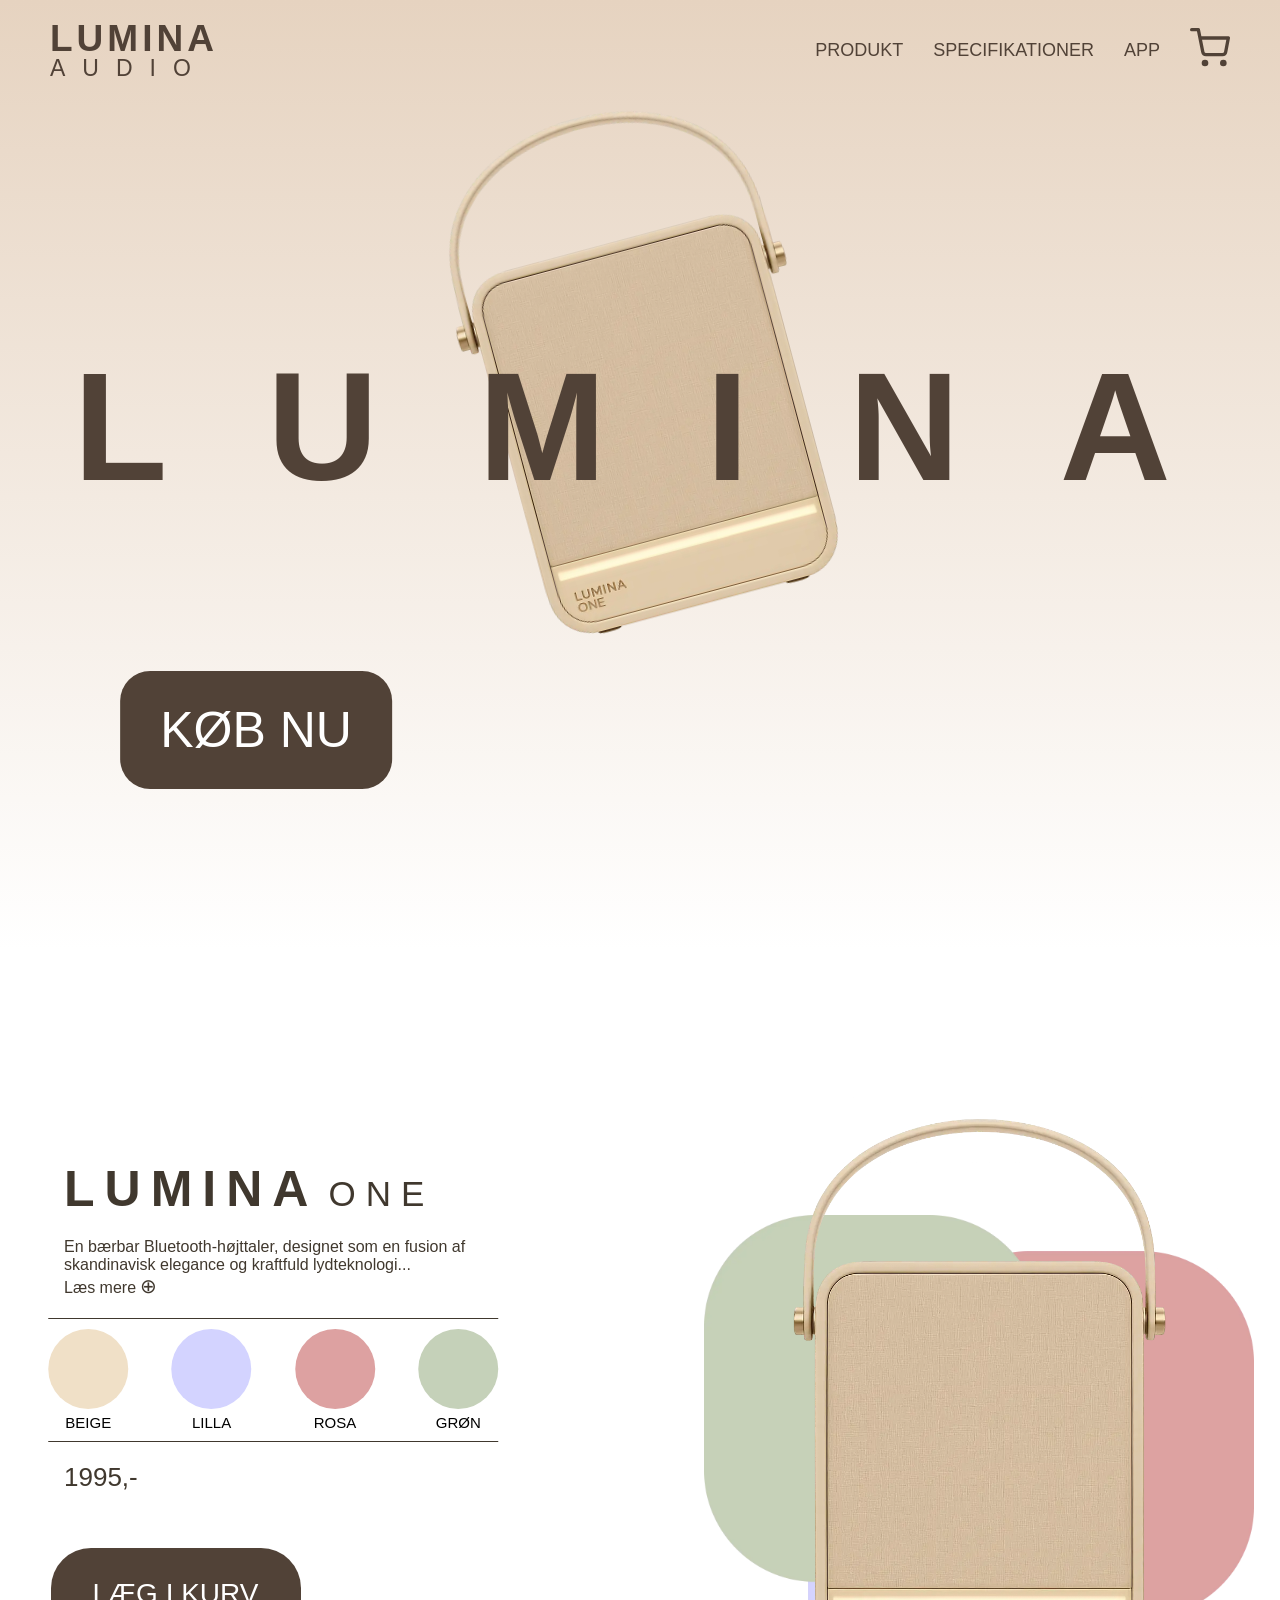
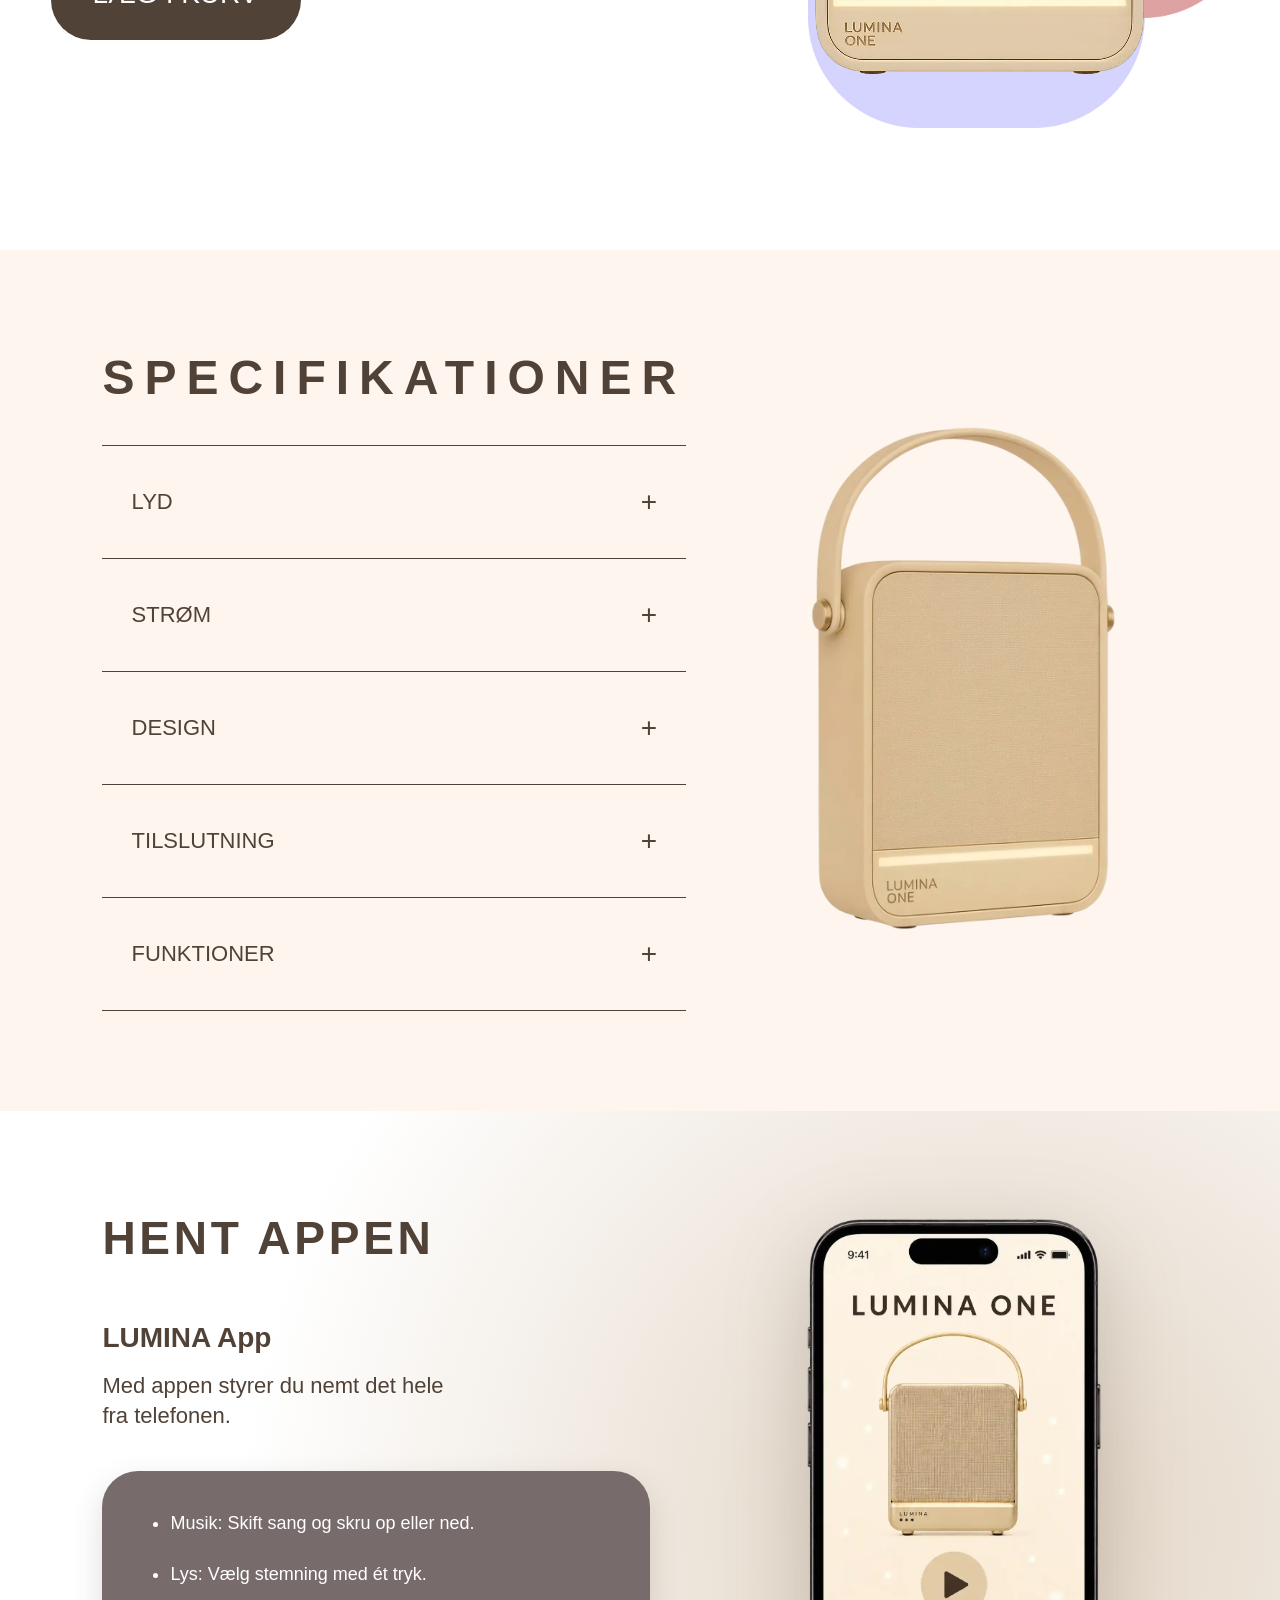
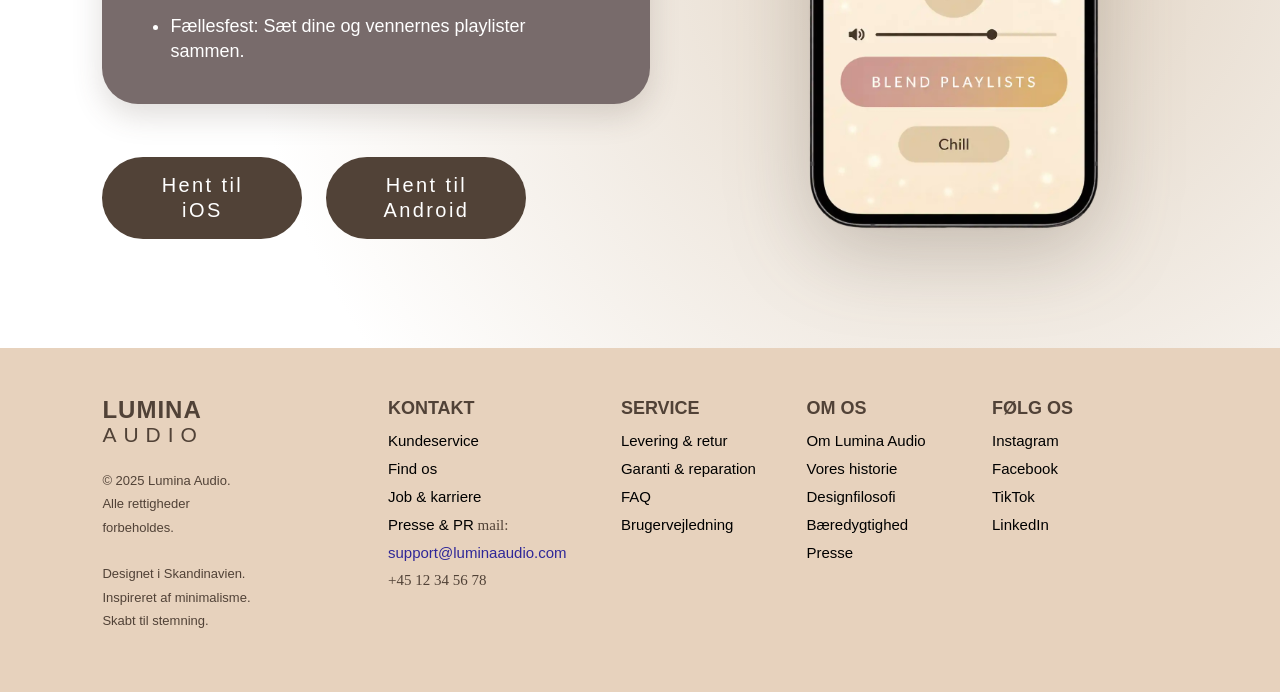
<file: index.html>
<!doctype html>
<html lang="da">
<head>
  <meta charset="UTF-8">
  <meta name="viewport" content="width=device-width, initial-scale=1.0">
  <title>Lumina Audio</title>
  <link rel="stylesheet" href="css/style.css">
  <link rel="shortcut icon" href="img/favicon.ico" type="image/x-icon">
</head>
<body>
<main>
<!-- Hero section med navbar -->
<section class="hero">
  <header>
    <nav class="navbar">
      <a href="index.html" class="logo">
        <p id="logo1">LUMINA</p>
        <p id="logo2">AUDIO</p>
      </a>

      <ul class="nav-links">
        <li>
          <a href="#produktus">PRODUKT</a>
        </li>
        <li>
          <a href="#specs">SPECIFIKATIONER</a>
        </li>
        <li>
          <a href="#app">APP</a>
        </li>
        <li>
          <a href="tak.html" aria-label="Gå til kurv">
            <img src="img/kurv.svg" alt="" class="cart">
          </a>
        </li>
        <li class="menu-toggle">
          <input type="checkbox" id="menu-toggle">
          <label for="menu-toggle" aria-label="Åbn menu">☰</label>
        </li>
      </ul>
    </nav>
  </header>

  <section class="hero-content">
    <h1 class="hovedskrift">LUMINA</h1>
    <img src="img/lumina-one-beige.webp" alt="Lumina One Bluetooth-højttaler i beige, 15 cm høj, 10 cm bred og 5 cm dyb" class="hero-img">
  
    <button type="button" class="knap1">KØB NU</button>
  </section>
</section>

      <!-- Produkt sektion -->
      <section id="produktus" class="produkt">
        <article class="produktinfo">
          <div class="product-title">
            <h1 class="speclumina">LUMINA</h1>
            <span class="specone">ONE</span>
          </div>

          <details class="produktbeskrivelse">
            <summary>
              <span class="kort-beskrivelse">
                En bærbar Bluetooth-højttaler, designet som en fusion af
                skandinavisk elegance og kraftfuld lydteknologi...
              </span>

              <span class="laes-mere">
                Læs mere <span class="laes-knap" aria-hidden="true">⊕</span>
              </span>

              <span class="laes-mindre">
                Læs mindre <span class="laes-knap" aria-hidden="true">⊖</span>
              </span>
            </summary>

            <p>
              LUMINA One er en bærbar Bluetooth-højttaler, designet som en
              fusion af skandinavisk elegance og kraftfuld lydteknologi. Den er
              lavet til at være let, smuk og social, og har funktioner, der
              passer til den livsstil, hvor musik er et fællesskab – ikke bare
              en baggrund.
            </p>
          </details>

          <!-- FARVEVÆLGER MED STREGER -->
          <fieldset class="color-selector">
            <legend>Vælg farve</legend>

            <label for="beige" class="color-option">
              <input type="radio" id="beige" name="color" value="beige"/>
              <span class="color moonlight-white" aria-hidden="true"></span>
              <span>BEIGE</span>
            </label>

            <label for="lilla" class="color-option">
              <input type="radio" id="lilla" name="color" value="lilla" />
              <span class="color lavender-mist" aria-hidden="true"></span>
              <span>LILLA</span>
            </label>

            <label for="rosa" class="color-option">
              <input type="radio" id="rosa" name="color" value="rosa" />
              <span class="color dusty-rose" aria-hidden="true"></span>
              <span>ROSA</span>
            </label>

            <label for="groen" class="color-option">
              <input type="radio" id="groen" name="color" value="grøn" />
              <span class="color sage-green" aria-hidden="true"></span>
              <span>GRØN</span>
            </label>
          </fieldset>

          <p class="pris">1995,-</p>

          <button type="button" class="buy">LÆG I KURV</button>
        </article>

  <figure>
    <img src="img/lumina-one-beige.webp" 
        alt="Lumina One Bluetooth-højttaler i beige, 15 cm høj, 10 cm bred og 5 cm dyb" 
        loading="lazy"
        class="billede">
  </figure>
  <figure>
    <img src="img/farve-illustration.webp" 
        class="trefarver" 
        alt=""
        loading="lazy">
  </figure>
</section>

  <!-- Specifikationer -->
<section class="specs" id="specs">

  <h2>SPECIFIKATIONER</h2>

  <details>
    <summary>LYD</summary>
    <p>
      Lydstyrke: Op til 100 dB – nok til en strandfest eller
      park-picnic uden at være “for meget”.
    </p>
  </details>

  <details>
    <summary>STRØM</summary>
    <p>
      Batteritid: Op til 18 timers spilletid – genopladeligt
      batteri via USB-C.
    </p>
  </details>

  <details>
    <summary>DESIGN</summary>
    <p>
      Vægt: Kun 1,5 kg – nem at tage med i hånden eller i den
      medfølgende stof-tote bag.
    </p>
    <p>
      Design: Bløde former, stofbeklædt front. Findes i farverne:
      Moonlight White, Dusty Rose, Sage Green, Lavender Mist.
    </p>
  </details>

  <details>
    <summary>TILSLUTNING</summary>
    <p>
      Bluetooth 5.3, AUX-indgang og mulighed for at parre op til
      3 andre Lumina One enheder.
    </p>
  </details>

  <details>
    <summary>FUNKTIONER</summary>
    <p>
      Social Connect: Funktion der gør det nemt at "blende" din
      playliste med andres via app'en – perfekt til fællesfester.
    </p>
    <p>
      IPX5 vandafvisende – tåler lidt regn og pool-splash.
    </p>
    <p>
      Lysstemning: Integreret ambient-lys med forskellige
      stemninger.
    </p>
  </details>

  <img
    class="specs-image"
    src="img/lumina-one-beige-roteret.webp"
    alt="Lumina One Bluetooth-højttaler i beige"
    loading="lazy"
  >
</section>

      <!-- App -->
      <section class="app" id="app">
        <h2>HENT APPEN</h2>

        <h3>LUMINA App</h3>

        <p>Med appen styrer du nemt det hele<br>fra telefonen.</p>

        <ul>
            <li>Musik: Skift sang og skru op eller ned.</li>
            <li>Lys: Vælg stemning med ét tryk.</li>
            <li>Fællesfest: Sæt dine og vennernes playlister sammen.</li>
        </ul>

        <img src="img/iphone-lumina-app-playlist.webp"
            alt="Lumina App vist på en smartphone"
            loading="lazy">

        <div class="download">
          <button type="button">Hent til<br> iOS</button>
          <button type="button"> Hent til Android</button> 
        </div>

      </section>
    
    </main>

    <!-- Footer -->
    <footer>
      <table>
        <tr>
          <td class="col">
            <p class="footer-logo1">LUMINA </p>
            <p class="footer-logo2">AUDIO</p>
            <p class="footer-tekst">
              © 2025 Lumina Audio.<br />
              Alle rettigheder forbeholdes.<br /><br />
              Designet i Skandinavien.<br />
              Inspireret af minimalisme.<br />
              Skabt til stemning.
            </p>
          </td>
          <td class="col">
            <details open>
              <summary>KONTAKT</summary>
              <p>
                <a href="#">Kundeservice</a><br />
                <a href="#">Find os</a><br />
                <a href="#">Job & karriere</a><br />
                <a href="#">Presse & PR</a>
                mail:<br />
                <a href="mailto:support@luminaaudio.com" class="mail"
                  >support@luminaaudio.com</a
                ><br />
                +45 12 34 56 78
              </p>
            </details>
          </td>
          <td class="col">
            <details open>
              <summary>SERVICE</summary>
              <p>
                <a href="#">Levering & retur</a><br />
                <a href="#">Garanti & reparation</a><br />
                <a href="#">FAQ</a><br />
                <a href="#">Brugervejledning</a>
              </p>
            </details>
          </td>
          <td class="col">
            <details open>
              <summary>OM OS</summary>
              <p>
                <a href="#">Om Lumina Audio</a><br />
                <a href="#">Vores historie</a><br />
                <a href="#">Designfilosofi</a><br />
                <a href="#">Bæredygtighed</a><br />
                <a href="#">Presse</a>
              </p>
            </details>
          </td>
          <td class="col">
            <details open>
              <summary>FØLG OS</summary>
              <p>
                <a href="#">Instagram</a><br />
                <a href="#">Facebook</a><br />
                <a href="#">TikTok</a><br />
                <a href="#">LinkedIn</a>
              </p>
            </details>
          </td>
        </tr>
      </table>
    </footer>
  <script src="script.js"></script>  
  </body>
</html>
</file>
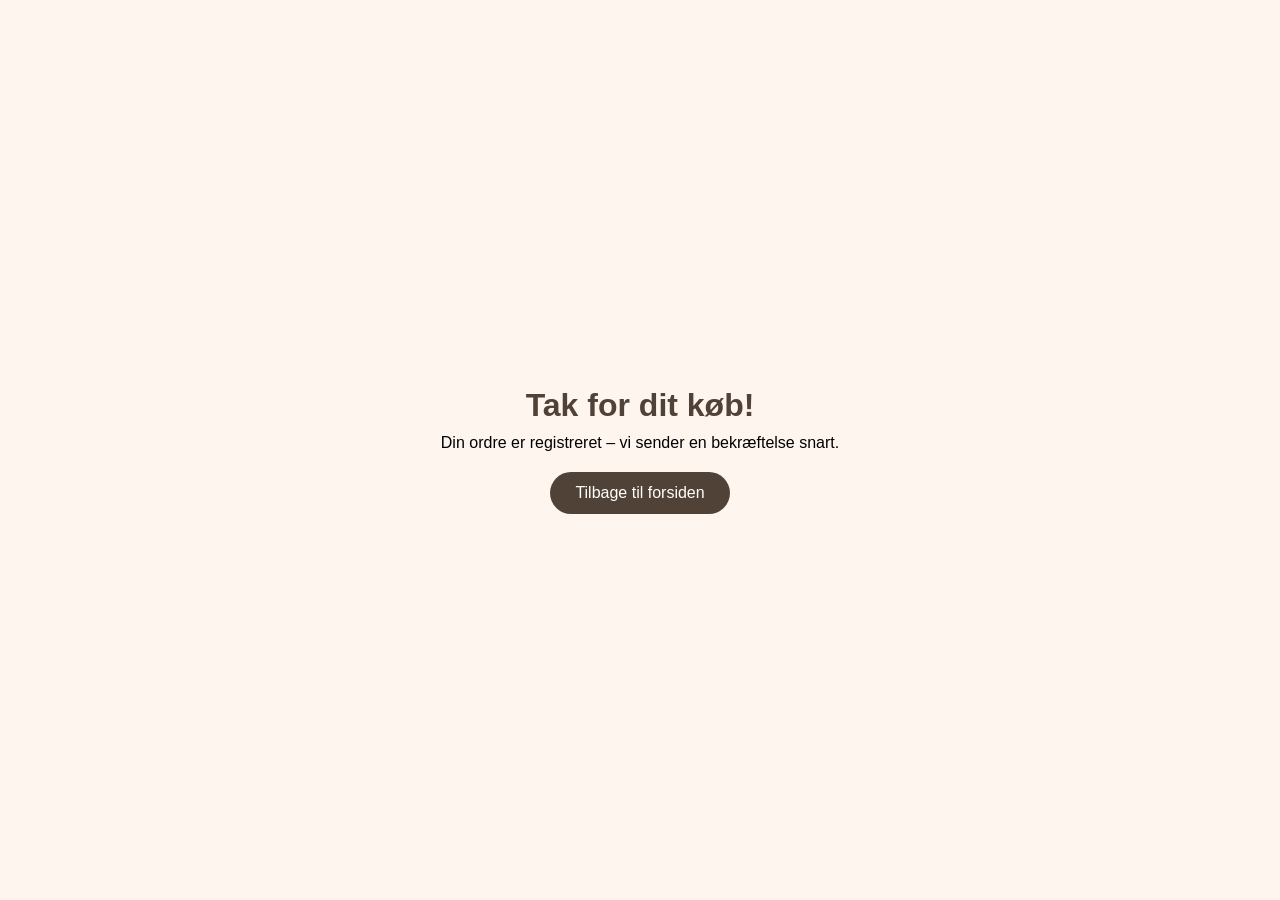
<file: tak.html>
<!DOCTYPE html>
<html lang="da">
<head>
  <meta charset="UTF-8">
  <meta name="viewport" content="width=device-width, initial-scale=1.0">
  <title>Tak for dit køb</title>
  <link rel="stylesheet" href="css/tak.css"> 
  <link rel="shortcut icon" href="img/favicon.ico" type="image/x-icon">
 
</head>
<body>

  <main>
    <h1>Tak for dit køb!</h1>
    <p>Din ordre er registreret – vi sender en bekræftelse snart.</p>
    <a href="index.html">Tilbage til forsiden</a>
  </main>

</body>
</html>
</file>
<file: css/style.css>
/* Reset */
* {
  margin: 0;
  padding: 0;
  box-sizing: border-box;
}

html {
  scroll-behavior: smooth;
}

:root {
  --farve1: #fef5ef;
  --farve2: #e1d3c2;
  --farve3: #f0e4d9;
  --font-farve: #514237;

    --logo-font: "Arial Narrow", Arial, sans-serif;
    --overskrift-font: "Avenir Next", Arial, sans-serif;
    --brødtekst-font: "Helvetica Neue", Arial, sans-serif;
}


/* Navigation/header */
.navbar {
  width: 100%;
  padding: 20px 50px;
  display: flex;
  justify-content: space-between;
  align-items: center;
  position: fixed;
  top: 0;
  left: 0;
  z-index: 15;
  background: transparent;
}

.logo {
  display: flex;
  flex-direction: column;
  line-height: 1;
  text-decoration: none;
}

#logo1 {
  font-family: var(--logo-font);
  font-size: 37px;
  font-weight: 700;
  color: var(--font-farve);
  letter-spacing: 4px;
}
#logo2 {
  font-family: var(--brødtekst-font);
  font-size: 23px;
  color: var(--font-farve);
  letter-spacing: 17px;
}
.logo:hover{
    transform: scale(1.1);
    transition: 0.3s ease;
}


.nav-links {
  list-style: none;
  display: flex;
  gap: 30px;
  align-items: center;
}

.nav-links a {
  font-family: var(--brødtekst-font);
  font-size: 18px;
  text-decoration: none;
  color: var(--font-farve);
  display: inline-block;
}
.nav-links a:hover {
  color: #a08977;
  transform: scale(1.1);  
  transition: 0.3s ease;
}

.cart {
  width: 40px;
  height: auto;
  transition: 0.3s ease;
}
.cart:hover {
  transform: scale(1.1);
}

.menu-toggle {
  display: none;
}

.menu-toggle button {
  border: none;
  background: none;
  font-size: 22px;
  color: var(--font-farve);
  cursor: pointer;
}

/* Hero sektion */
.hero {
  background: linear-gradient(to bottom, rgba(230, 211, 192, 1), white);
  position: relative;
  width: 100%;
  max-width: 100%;
  overflow: hidden;
}

.hero-content {
  position: relative;
  display: grid;
  justify-content: center;
  align-items: center;
  padding: 120px 5% 80px; /* procentbaseret vandret padding */
  text-align: center;
  z-index: 1;
  width: 100%;
  max-width: 100%;
}

.hovedskrift {
  font-family: var(--overskrift-font);
  font-size: clamp(4rem, 12vw, 12rem); /* min, fleks, maks tekststørrelse*/
  font-weight: 700;
  color: var(--font-farve);
  line-height: 1;
  position: absolute;
  top: 45%;
  left: 52.5%;
  transform: translate(-50%, -50%);
  z-index: 2;
  letter-spacing: 100px;
  white-space: nowrap;
}

.hero-img {
  width: min(500px, 45vw);
  height: auto;
  top: -17%;
  position: relative;
  z-index: 1;
  justify-self: center;
  transform: rotate(-15deg);
}

/* Knap */
.knap1 {
  position: absolute;
  bottom: 17%;
  left: 20%;
  transform: translateX(-50%);
  padding: 30px 40px;
  border: none;
  border-radius: 30px;
  background: #514237;
  color: white;
  font-family: var(--overskrift-font);
  font-size: 50px;
  cursor: pointer;
  transition: 0.3s ease;
  text-decoration: none;
}
.knap1:hover {
  transform: translateX(-50%) scale(1.05);
  background-color: #a08977;

}

/* Produkt sektion */
.produkt {
  background: #ffffff;
  display: flex;
  flex-wrap: wrap;
  justify-content: space-between;
  align-items: center;
  gap: 40px;
  min-height: 100vh;
  padding: 80px 5%;
}

.product-title {
  display: flex;
  align-items: baseline;
  gap: 10px;
}

.speclumina {
  font-size: 50px;
  font-family: var(--logo-font);
  color: #40382e;
  letter-spacing: 10px;
}

.specone {
  font-size: 35px;
  font-family: var(--brødtekst-font);
  color: #40382e;
  letter-spacing: 10px;
}

.laes-knap{
    font-size: 20px;
}

.produktbeskrivelse {
  font-family: var(--brødtekst-font);
  font-size: 16px;
  color: #40382e;
  margin: 20px 0;
}

/* Farvevælger */
.color-selector {
  border-top: 1px solid #40382e;
  border-bottom: 1px solid #40382e;
  padding: 10px 0;
  margin: 20px 0;
  width: 100%;
  display: flex;
  justify-content: space-between;
  gap: 8px;
  border-left: none;
  border-right: none;
  border-radius: 0;
  transform: translateX(-3.5%);
}

.color-selector legend {
  position: absolute;
  width: 1px;
  height: 1px;
  overflow: hidden;
  clip: rect(0 0 0 0);
}

.color-option {
  display: flex;
  flex-direction: column;
  align-items: center;
  gap: 5px;
  cursor: pointer;
  font-family: var(--brødtekst-font);
  font-size: 15px;
}

.color-option input {
  position: absolute;
  opacity: 0;
}

.color {
  width: 80px;
  height: 80px;
  border-radius: 50%;
  display: block;
}

.color-option input:checked + .color {
  outline: 1px solid #40382e;
  outline-offset: 3px;
}

.moonlight-white {
  background-color: #f0e0c7;
}

.lavender-mist {
  background-color: #d3d3ff;
}

.dusty-rose {
  background-color: #dda1a1;
}

.sage-green {
  background-color: #c5d1b9;
}

/* Placering af tekstblok */
.produktinfo {
  flex: 1 1 350px;
  max-width: 450px;
}

/* Knap: LÆG I KURV */
.buy {
  display: inline-block;
  padding: 15px 40px;
  border: none;
  border-radius: 40px;
  background: var(--font-farve);
  color: white;
  font-family: var(--overskrift-font);
  font-size: 16px;
  text-align: center;
  text-decoration: none;
  cursor: pointer;
  transition: 0.3s ease;
  width: min(200px, 25vw);
}
.buy:hover {
  transform: scale(1.05);
  background-color: #a08977;
}

/* Billeder */
.trefarver {
  position: absolute;
  z-index: 0;
  max-width: 550px;
  width: 43vw;
  left: 55%;
  top: 135%;
}

.billede {
  position: absolute;
  top: 110%;
  left: 55%;
  z-index: 10;
  max-width: 550px;
  width: 43vw;
  height: auto;
}

.produkt-billeder {
  position: relative;
  flex: 1 1 350px;
  min-height: 420px;
}

.pris {
  margin-top: 15px;  
  font-family: var(--brødtekst-font);
  color: #40382e;
  font-size: 26px;
  font-weight: 500;
  margin: 15px 0 25px;
}

/* Footer */
footer {
  background-color: #e7d2bd;
  padding: 40px 60px;
  min-height: 30vh;
  color: var(--font-farve);
}

footer table {
  width: 100%;
  border-collapse: collapse;
}

footer .col {
  vertical-align: top;
  padding-right: 40px;
}

.footer-logo1 {
  font-size: 24px;
  font-family: var(--logo-font);
  letter-spacing: 1px;
  font-weight: 600;
}
.footer-logo2 {
    font-size: 21px;
    font-family: var(--logo-font);
    letter-spacing: 7px;
    margin-bottom: 15px;
    margin-top: -15px;
}

.footer-tekst{
    font-family: var(--brødtekst-font);
}

footer p {
  font-size: 13px;
  line-height: 1.8;
}

footer a {
  color: black;
  text-decoration: none;
  font-family: var(--brødtekst-font);
}
footer a:hover {
  text-decoration: underline;
}

footer summary {
    font-family: var(--overskrift-font);
}

.mail {
  color: rgb(47, 39, 152);
}

/* Udfoldelig produktbeskrivelse */

.produktbeskrivelse {
  display: flex;
  flex-direction: column;
}

.produktbeskrivelse summary {
  order: 2;
  list-style: none;
  cursor: pointer;
  display: block;
}

.produktbeskrivelse summary::marker {
  content: "";
}

.produktbeskrivelse summary::-webkit-details-marker {
  display: none;
}

.produktbeskrivelse .kort-beskrivelse {
  display: -webkit-box;
  -webkit-line-clamp: 2;
  -webkit-box-orient: vertical;
  overflow: hidden;
}

.produktbeskrivelse .laes-mere {
  display: block;
  font-family: var(--brødtekst-font);
}

.produktbeskrivelse .laes-mindre {
  display: none;
  font-family: var(--brødtekst-font);
}

.produktbeskrivelse p {
  order: 1;
  margin: 0;
  font-family: var(--brødtekst-font);
}

.produktbeskrivelse:not([open]) p {
  display: none;
}

.produktbeskrivelse[open] .kort-beskrivelse {
  display: none;
}

.produktbeskrivelse[open] .laes-mere {
  display: none;
}

.produktbeskrivelse[open] .laes-mindre {
  display: block;
}

@media (min-width: 601px) {
    /* kun desktop-ændringer her */
.buy{
    padding: 30px 40px;
    font-size: 28px;
    width: 250px;
    margin-top: 30px;
    margin-left: -3%;
}

/* Specifikationer sektion */

 .specs {
        min-height: 800px;
        padding: 100px 8%;
        background-color: var(--farve1);
        display: grid;
        grid-template-columns: 1fr 1fr;
        grid-template-rows: auto repeat(5, auto);
        column-gap: 80px;
        align-items: start;
    }

    .specs h2 {
        grid-column: 1;
        grid-row: 1;
        font-family: var(--overskrift-font);
        font-size: 48px;
        color: var(--font-farve);
        margin: 0 0 40px;
        letter-spacing: 10px;
    }

    .specs details:nth-of-type(1) {
        grid-column: 1;
        grid-row: 2;
    }

    .specs details:nth-of-type(2) {
        grid-column: 1;
        grid-row: 3;
    }

    .specs details:nth-of-type(3) {
        grid-column: 1;
        grid-row: 4;
    }

    .specs details:nth-of-type(4) {
        grid-column: 1;
        grid-row: 5;
    }

    .specs details:nth-of-type(5) {
        grid-column: 1;
        grid-row: 6;
    }

    .specs details {
        border-top: 1px solid var(--font-farve);
        padding: 40px 0;
        padding-left: 5%;
        padding-right: 5%;
    }

    .specs details:last-of-type {
        border-bottom: 1px solid var(--font-farve);
    }

    .specs summary {
        font-family: var(--brødtekst-font);
        font-size: 22px;
        color: var(--font-farve);
        cursor: pointer;
        list-style: none;
        display: flex;
        justify-content: space-between;
        align-items: center;
    }

    .specs summary::-webkit-details-marker {
        display: none;
    }

    .specs summary::after {
        content: "+";
        font-size: 28px;
    }

    .specs details[open] summary::after {
        content: "−";
    }
    .specs summary:hover::after {
        transform: scale(1.5);
        color: #a08977;
        transition: 0.2s ease;
    }

    .specs details p {
        font-family: var(--brødtekst-font);
        font-size: 17px;
        line-height: 1.6;
        color: var(--font-farve);
        margin: 20px 0 0;
    }

    .specs img {
        grid-column: 2;
        grid-row: 1 / 7;
        width: 100%;
        max-width: 600px;
        height: auto;
        align-self: center;
        justify-self: center;
    }

/* App sektion */

.app {
        min-height: 700px;
        padding: 100px 8%;
        background:
            radial-gradient(circle at 78% 50%, var(--farve2) 0, transparent 70%),
            #ffffff;
        color: var(--font-farve);
        display: grid;
        grid-template-columns: 1.1fr 0.9fr;
        column-gap: 80px;
        align-content: center;
        align-items: start;
    }

    .app h2,
    .app h3,
    .app > p,
    .app ul,
    .app .download {
        grid-column: 1;
    }  .app h2 {
        font-family: var(--overskrift-font);
        font-size: clamp(2.2rem, 3.6vw, 3.6rem);
        letter-spacing: 0.08em;
        margin-bottom: 48px;
    }

    .app h3 {
        font-family: var(--brødtekst-font);
        font-size: 28px;
        margin-bottom: 8px;
    }

    .app > p {
        font-family: var(--brødtekst-font);
        font-size: 22px;
        line-height: 1.35;
    }

    .app ul {
        background: #786b6b;
        color: #fff;
        border-radius: 36px;
        padding: 40px 48px 40px 68px;
        margin: 32px 0 44px;
        font-family: var(--brødtekst-font);
        font-size: 18px;
        line-height: 1.4;
        max-width: 620px;
        box-shadow: 0 12px 30px rgba(81, 66, 55, 0.18);
    }

    .app li {
        margin-bottom: 26px;
    }

    .app li:last-child {
        margin-bottom: 0;
    }

    .app li::marker {
        color: #fff;
    }

    .app > img {
        grid-column: 2;
        grid-row: 1 / 6;
        align-self: center;
        justify-self: center;
        width: 100%;
        max-width: 320px;
        height: auto;
        filter: drop-shadow(0 24px 40px rgba(81, 66, 55, 0.25));
    }
    
    .app .download {
        display: flex;
        flex-wrap: wrap;
        gap: 24px;
    }

        .app .download p {
        position: absolute;
        width: 1px;
        height: 1px;
        overflow: hidden;
        clip: rect(0 0 0 0);
        white-space: nowrap;
    }

    .app .download button {
        flex: 1 1 150px;
        max-width: 200px;
        padding: 16px 20px;
        border: none;
        border-radius: 999px;
        background: #514237;
        color: #fff;
        font-family: var(--overskrift-font);
        font-size: 20px;
        font-weight: 500;
        letter-spacing: 0.12em;
        line-height: 1.25;
        text-align: center;
        text-wrap: balance;
        cursor: pointer;
        transition: transform 0.2s ease, box-shadow 0.2s ease;
    }

    .app .download button:hover {
        transform: scale(1.1);
        background-color: #a08977;
    }

    .app .download button:focus-visible {
        outline: 3px solid var(--font-farve);
        outline-offset: 3px;
    }


    /* Footer */
    footer {
        padding: 50px 8%;
        min-height: 30vh;
    }

    footer table {
        width: 100%;
    }

    footer .col {
        vertical-align: top;
        padding-right: 30px;
        width: 15%;
    }


    footer details {
        display: block;
    }

    footer summary {
        cursor: pointer;
    }

    footer details p {
        display: block;
        margin: 0;
        font-size: 15px;
        line-height: 1.8;
    }

    footer summary::after {
        content: none;
    }

    footer summary {
        font-family: var(--overskrift-font);
        font-size: 18px;
        font-weight: 600;
        margin-bottom: 8px;
        list-style: none;
        cursor: default;
        pointer-events: none;
    }

    footer summary::-webkit-details-marker {
        display: none;
    }

    footer summary::after {
        content: "";
    }

    footer details p {
        margin: 0;
        font-size: 15px;
    }

    footer a {
        line-height: 1.8;
        font-size: 15px;
    }

    footer .col:nth-child(2) {
        padding-left: 100px;
    }
    footer .col:first-child {
        vertical-align: top;
        transform: translateY(-10px);
    }
    

}

@media (max-width: 600px) {

  /* generel mobil */

  html,
  body {
    width: 100%;
    max-width: 100%;
    margin: 0;
    padding: 0;
    overflow-x: hidden;
  }

  main {
    width: 100%;
    max-width: 100%;
    margin: 0;
    padding: 0;
  }


  /* hero */

  .hero {
    width: 100%;
    max-width: 100%;
    margin: 0;
    padding: 0;
    overflow: hidden;
  }

  .hero-content {
    width: 100%;
    max-width: 100%;
    height: 870px;
    padding: 120px 0 0;
    display: block;
    position: relative;
  }

  #logo1 {
    font-size: 30px;
  }

  .hero-img {
    position: absolute;
    width: 360px;
    max-width: 100%;
    height: auto;
    top: 140px;
    left: 50%;
    transform: translateX(-50%) rotate(-15deg);
    z-index: 1;
  }

  .hovedskrift {
    position: absolute;
    top: 400px;
    left: 50%;
    width: 100%;
    transform: translateX(-50%);
    font-size: 66px;
    letter-spacing: 15px;
    white-space: nowrap;
    text-align: center;
    z-index: 2;
  }

  .knap1 {
    position: absolute;
    top: 690px;
    width: 200px;
    left: 35%;
    transform: translateX(-50%);
    justify-content: center;
    z-index: 3;
    padding: 15px 30px;
    font-size: 34px;
    text-decoration: none;
    bottom: 10%;
  }


  /* header/navbar */

  .navbar {
    position: absolute;
    top: 0;
    left: 0;
    width: 100%;
    max-width: 100%;
    padding: 40px;
    display: flex;
    justify-content: space-between;
    align-items: center;
    box-sizing: border-box;
    background: var(--farve1);
  }

  #logo1 {
    font-size: 30px;
    letter-spacing: 3px;
  }
  #logo2 {
    font-size: 21px;
    letter-spacing: 11px;
  }

  .nav-links {
    display: flex;
    align-items: center;
    gap: 27px;
  }

    .nav-links li:nth-child(1),
    .nav-links li:nth-child(2),
    .nav-links li:nth-child(3) {
        display: none;
    }

    #menu-toggle {
        display: none;
    }

    .menu-toggle {
        display: block;
        position: relative;
        z-index: 120;
    }

    .menu-toggle label {
        display: block;
        font-size: 46px;
        line-height: 1;
        color: var(--font-farve);
        cursor: pointer;
        position: relative;
        z-index: 120;
    }

    .nav-links:has(#menu-toggle:checked) {
        position: fixed;
        top: 25px;
        right: 25px;
        width: 350px;
        height: 330px;
        padding: 45px 30px;
        background: var(--farve1);
        border-radius: 12px;
        z-index: 600;
        display: flex;
        flex-direction: column;
        align-items: flex-start;
        justify-content: space-between;
        gap: 0;
    }

    .navbar:has(#menu-toggle:checked)::before {
        content: "";
        position: fixed;
        inset: 0;
        background: rgba(81, 66, 55, 0.45);
        z-index: 100;
    }

    .nav-links:has(#menu-toggle:checked) li:nth-child(1),
    .nav-links:has(#menu-toggle:checked) li:nth-child(2),
    .nav-links:has(#menu-toggle:checked) li:nth-child(3) {
        display: block;
    }

    .nav-links:has(#menu-toggle:checked) li:nth-child(1) a,
    .nav-links:has(#menu-toggle:checked) li:nth-child(2) a,
    .nav-links:has(#menu-toggle:checked) li:nth-child(3) a {
        font-size: 26px;
        letter-spacing: 4px;
    }

    .nav-links:has(#menu-toggle:checked) li:nth-child(4) {
        display: none;
    }

    .nav-links:has(#menu-toggle:checked) .menu-toggle {
        position: fixed;
        top: 40px;
        right: 40px;
    }

    .nav-links:has(#menu-toggle:checked) .menu-toggle label {
        font-size: 32px;
    }

    .cart {
        width: 44px;
    }


  /* produktsektion */

  .produkt {
    flex-direction: column;
    width: 100%;
    max-width: 100%;
    min-height: auto;
    position: relative;
    padding: 40px 5% 0;
  }

  .produktinfo {
    width: 90%;
    max-width: 350px;
    margin: 0 auto;
  }

  .product-title{
    justify-content: center;
  }

  .trefarver {
    position: absolute;
    max-width: 550px;
    width: 95%;
    left: 2.5%;
    margin-top: -730px;
  }

  .billede {
    position: relative;
    max-width: 550px;
    width: 85%;
    left: 7%;
    margin-top: -85px;
  }

  .pris {
    position: static;
    left: 5%;
    top: 400px;
    font-size: 20px;
  }

  .buy {
    position: static;
    display: block;
    width: 200px;
    padding: 30px;
    font-size: 18px;
    margin: 20px auto 0;
  }


  /* Specifikationer*/
  
    .specs {
        background-color: var(--farve1);
        padding: 50px 20px;
    }

    .specs h2 {
        text-align: center;
        margin-bottom: 20px;
        font-size: 30px;
        letter-spacing: 5px;
        font-family: var(--overskrift-font);
        color: var(--font-farve);
    }

    .specs details {
        border-top: 1px solid #40382e;
        padding: 13px 0;
        font-family: var(--brødtekst-font);
        color: var(--font-farve);
    }

    .specs details:last-of-type {
        border-bottom: 1px solid #40382e;
    }

    .specs summary {
        list-style: none;
        cursor: pointer;
        display: flex;
        justify-content: space-between;
        align-items: center;
        padding-left: 10px;
        padding-right: 10px;
        font-size: 18px;
        letter-spacing: 3px;
        font-weight: 500;
    }

    .specs summary::after {
        content: "+";
        font-size: 28px;
        font-weight: normal;
    }

    .specs details[open] summary::after {
        content: "−";
    }

    .specs summary::-webkit-details-marker {
        display: none;
    }

    .specs details p {
        margin: 20px 0 0;
        font-size: 16px;
        line-height: 1.5;
        font-family: var(--brødtekst-font);
    }

    .specs-image {
        display: block;
        width: 80%;
        max-width: 350px;
        height: auto;
        margin: 40px auto 0;
    }


    /* App sektion */

   /* App sektion */

    .app {
        background-color: var(--farve1);
        padding: 70px 18px 80px;
        color: var(--font-farve);
        display: grid;
        grid-template-columns: 1fr 1fr;
        column-gap: 20px;
    }

    .app h2 {
        grid-column: 1 / -1;
        margin-bottom: 25px;
        font-size: 32px;
        letter-spacing: 4px;
        font-family: var(--overskrift-font);
    }

    .app h3 {
        grid-column: 1 / -1;
        margin-bottom: 8px;
        font-size: 22px;
        font-family: var(--brødtekst-font);
    }

    .app > p {
        grid-column: 1 / -1;
        font-size: 16px;
        line-height: 1.4;
        font-family: var(--brødtekst-font);
    }

    .app ul {
        grid-column: 1 / -1;
        background: #786b6b;
        border-radius: 28px;
        padding: 25px 30px;
        margin: 25px 0 40px;
        font-size: 14px;
        color: white;
        font-family: var(--brødtekst-font);
    }

    .app li {
        margin-bottom: 22px;
    }

    .app li:last-child {
        margin-bottom: 0;
    }

    /* Telefon */
    .app > img {
        grid-column: 1;
        width: 165px;
        height: auto;
        justify-self: center;
        align-self: center;
        margin-right: 24px;
        margin-left: 10px;
    }

    /* Download */
        .download {
        grid-column: 2;
        display: flex;
        flex-direction: column;
        align-items: flex-start;
        justify-content: center;
        gap: 30px;
    }


    .download button {
        display: block;
        width: 125px;
        padding: 10px 8px;
        margin: 0;
        border-radius: 25px;
        background-color: var(--font-farve);
        color: white;
        text-align: center;
        text-decoration: none;
        font-size: 20px;
        line-height: 1.1;
        font-family: var(--overskrift-font);
    }

    /* footer */

    footer {
        width: 100%;
        max-width: 100%;
        box-sizing: border-box;
        margin: 0;
        padding: 30px 20px;
        min-height: auto;
        overflow: hidden;
        text-align: center;
    }

    footer table {
        width: 100%;
        max-width: 100%;
        table-layout: fixed;
    }

    footer .col {
        padding-right: 1px;
        vertical-align: top;
        display: block;
        width: 100%;
    }

    .footer-tekst {
        margin-bottom: 20px;
        font-size: 12px;
    }

    footer h2.logo {
        font-size: 16px;
        letter-spacing: 1px;
    }

    footer h3 {
        font-size: 9px;
        margin-bottom: 6px;
    }

    footer p {
        font-size: 9px;
        line-height: 1.5;
    }

    footer details {
        border: 1px solid #8f7f79;
    }

    footer summary {
        list-style: none;
        font-size: 24px;
        font-weight: bold;
        padding: 18px;
        cursor: pointer;
        position: relative;
    }

    footer summary::-webkit-details-marker {
        display: none;
    }

    footer summary::after {
        content: "+";
        position: absolute;
        right: 18px;
        font-size: 28px;
        font-weight: normal;
    }

    footer details[open] summary::after {
        content: "−";
    }

    footer details p {
        padding: 0 18px 18px;
        margin: 0;
        font-size: 16px;
        line-height: 1.5;
    }

    footer .footer-links {
        display: block;
        width: 100%;
    }

    .footer-logo2{
        margin-left: 5px;
    }

}
</file>
<file: css/tak.css>
/* Reset */
* {
  margin: 0;
  padding: 0;
  box-sizing: border-box;
}

:root {
  --farve1: #FEF5EF;
  --farve2: #E1D3C2;
  --farve3: #F0E4D9;
  --font-farve: #514237;

    --logo-font: "Arial Narrow", Arial, sans-serif;
    --overskrift-font: "Avenir Next", Arial, sans-serif;
    --brødtekst-font: "Helvetica Neue", Arial, sans-serif;
}
 
 
 
 body {
      display: flex;
      justify-content: center;
      align-items: center;
      height: 100vh;
      background: var(--farve1);
      text-align: center;
    }
    
    h1 {
      color: var(--font-farve);
      margin-bottom: 10px;
      font-family: var(--overskrift-font);
    }

    p{
      font-family: var(--brødtekst-font);
    }

    a {
      display: inline-block;
      margin-top: 20px;
      padding: 12px 25px;
      background: var(--font-farve);
      color: #fff;
      border-radius: 30px;
      text-decoration: none;
      font-family: var(--overskrift-font);
    }
    a:hover {
      background: #7a6352;
    }
</file>
